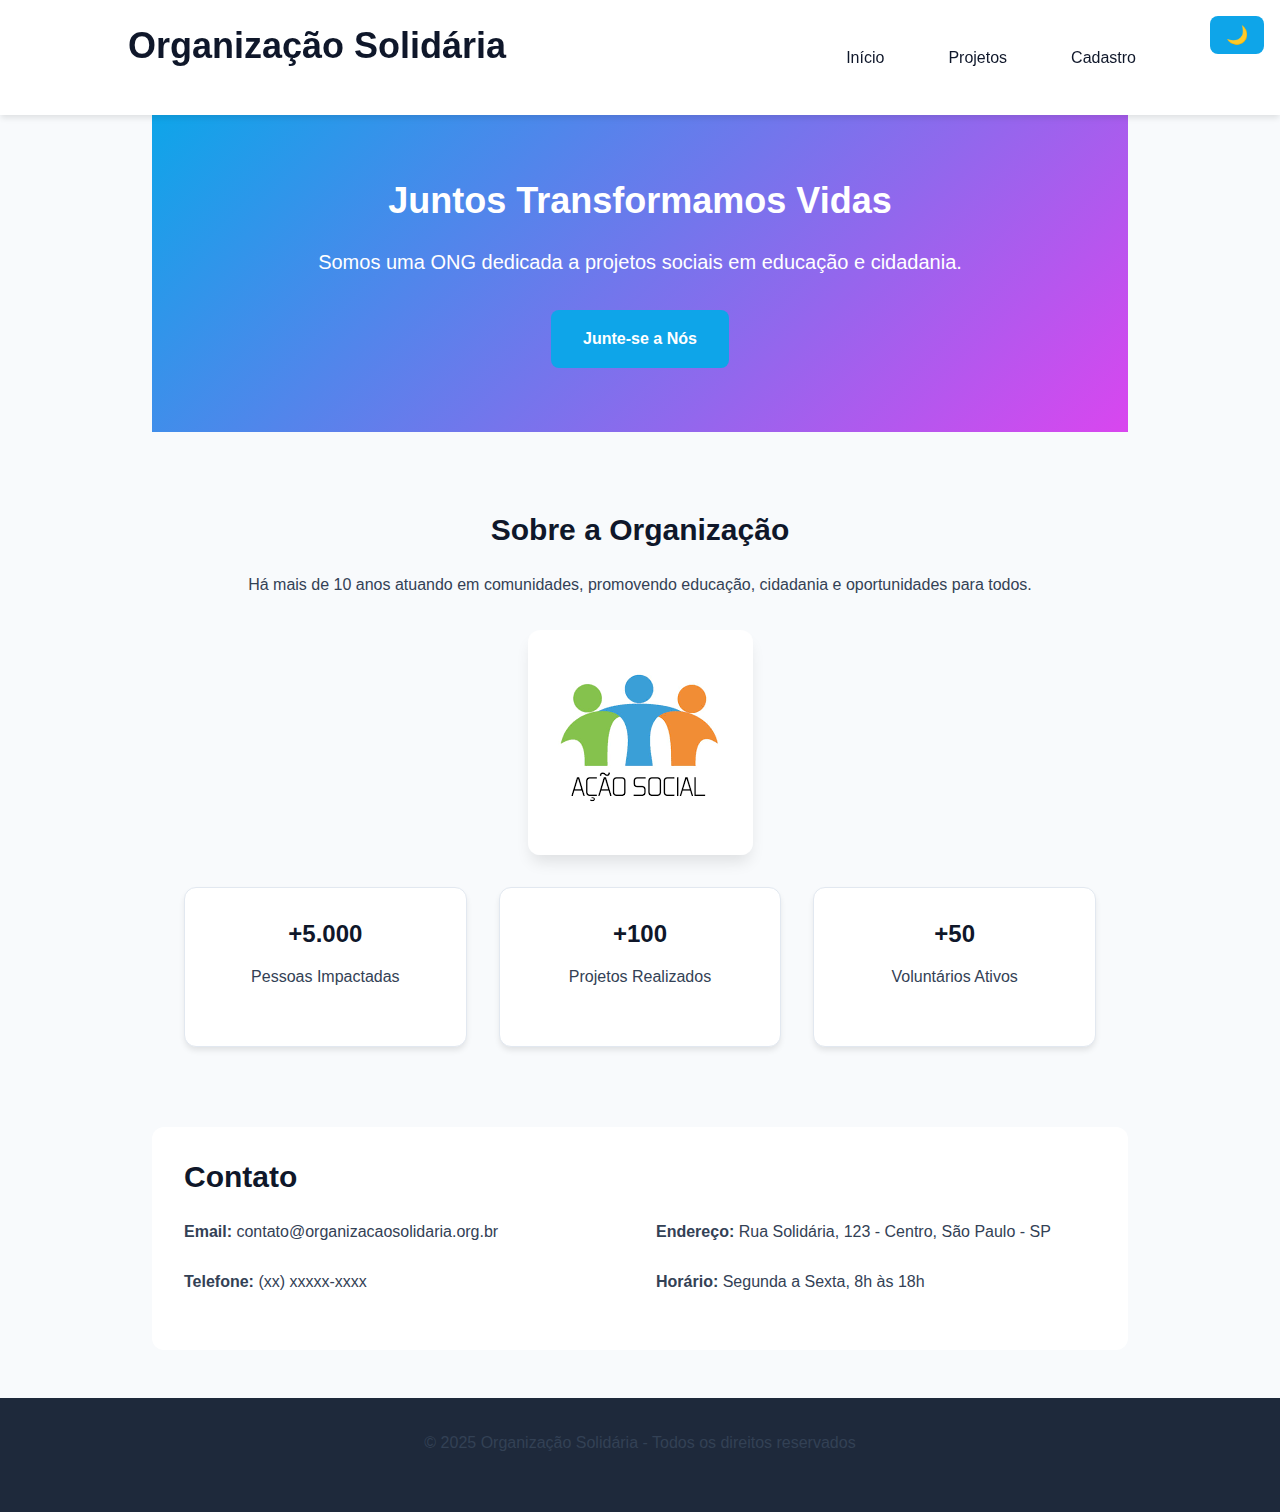
<file: projetoHTML5/index.html>
<!DOCTYPE html>
<html lang="pt-BR">
<head>
  <meta charset="UTF-8">
  <meta name="viewport" content="width=device-width, initial-scale=1.0">
  <title>Organização Solidária</title>
  
  <!-- CSS Gerais -->
  <link rel="stylesheet" href="assets/css/variables.css">
  <link rel="stylesheet" href="assets/css/base.css">
  <link rel="stylesheet" href="assets/css/layout.css">
  <link rel="stylesheet" href="assets/css/components.css">
  <link rel="stylesheet" href="assets/css/responsive.css">
  <link rel="stylesheet" href="assets/css/style.css">
</head>
<body>
  <!-- Header -->
  <header>
    <div class="container nav-container">
      <h1>Organização Solidária</h1>
      <button class="nav-toggle" aria-label="Abrir menu">
        <span class="hamburger"></span>
      </button>
      <nav class="nav-menu">
        <ul>
          <li><a href="index.html">Início</a></li>
          <li class="dropdown">
            <a href="projetos.html">Projetos</a>
            <ul class="dropdown-menu">
              <li><a href="projetos.html#voluntariado">Voluntariado</a></li>
              <li><a href="projetos.html#doacao">Como Doar</a></li>
            </ul>
          </li>
          <li><a href="cadastro.html">Cadastro</a></li>
        </ul>
      </nav>
    </div>
  </header>

  <!-- Botão modo escuro -->
  <button id="toggle-dark" title="Alternar modo escuro 🌙">🌙</button>

  <!-- Main Content -->
  <main class="container">
    <section class="hero">
      <h1>Juntos Transformamos Vidas</h1>
      <p>Somos uma ONG dedicada a projetos sociais em educação e cidadania.</p>
      <a href="cadastro.html" class="btn btn-primary">Junte-se a Nós</a>
    </section>

    <section class="sobre">
      <h2>Sobre a Organização</h2>
      <p>Há mais de 10 anos atuando em comunidades, promovendo educação, cidadania e oportunidades para todos.</p>
      <img src="assets/images/logo.png" alt="Logo da Organização">
      
      <div class="grid mt-4">
        <div class="col-4 col-md-6 col-sm-12">
          <div class="card text-center">
            <h3>+5.000</h3>
            <p>Pessoas Impactadas</p>
          </div>
        </div>
        <div class="col-4 col-md-6 col-sm-12">
          <div class="card text-center">
            <h3>+100</h3>
            <p>Projetos Realizados</p>
          </div>
        </div>
        <div class="col-4 col-md-6 col-sm-12">
          <div class="card text-center">
            <h3>+50</h3>
            <p>Voluntários Ativos</p>
          </div>
        </div>
      </div>
    </section>

    <section class="contato">
      <h2>Contato</h2>
      <div class="grid">
        <div class="col-6 col-md-12">
          <p><strong>Email:</strong> contato@organizacaosolidaria.org.br</p>
          <p><strong>Telefone:</strong> (xx) xxxxx-xxxx</p>
        </div>
        <div class="col-6 col-md-12">
          <p><strong>Endereço:</strong> Rua Solidária, 123 - Centro, São Paulo - SP</p>
          <p><strong>Horário:</strong> Segunda a Sexta, 8h às 18h</p>
        </div>
      </div>
    </section>
  </main>

  <!-- Footer -->
  <footer>
    <div class="container">
      <p>&copy; 2025 Organização Solidária - Todos os direitos reservados</p>
    </div>
  </footer>

  <!-- Scripts -->
  <script>
    // Modo Escuro
    const toggleButton = document.getElementById('toggle-dark');
    toggleButton.addEventListener('click', () => {
      document.body.classList.toggle('dark-mode');
      toggleButton.textContent = document.body.classList.contains('dark-mode') ? '☀️' : '🌙';
    });

    // Menu Hamburguer
    const navToggle = document.querySelector('.nav-toggle');
    const navMenu = document.querySelector('.nav-menu');

    navToggle.addEventListener('click', () => {
      navMenu.classList.toggle('active');
    });

    // Fechar menu ao clicar em um link
    document.querySelectorAll('.nav-menu a').forEach(link => {
      link.addEventListener('click', () => {
        navMenu.classList.remove('active');
      });
    });
  </script>
</body>
</html>
</file>
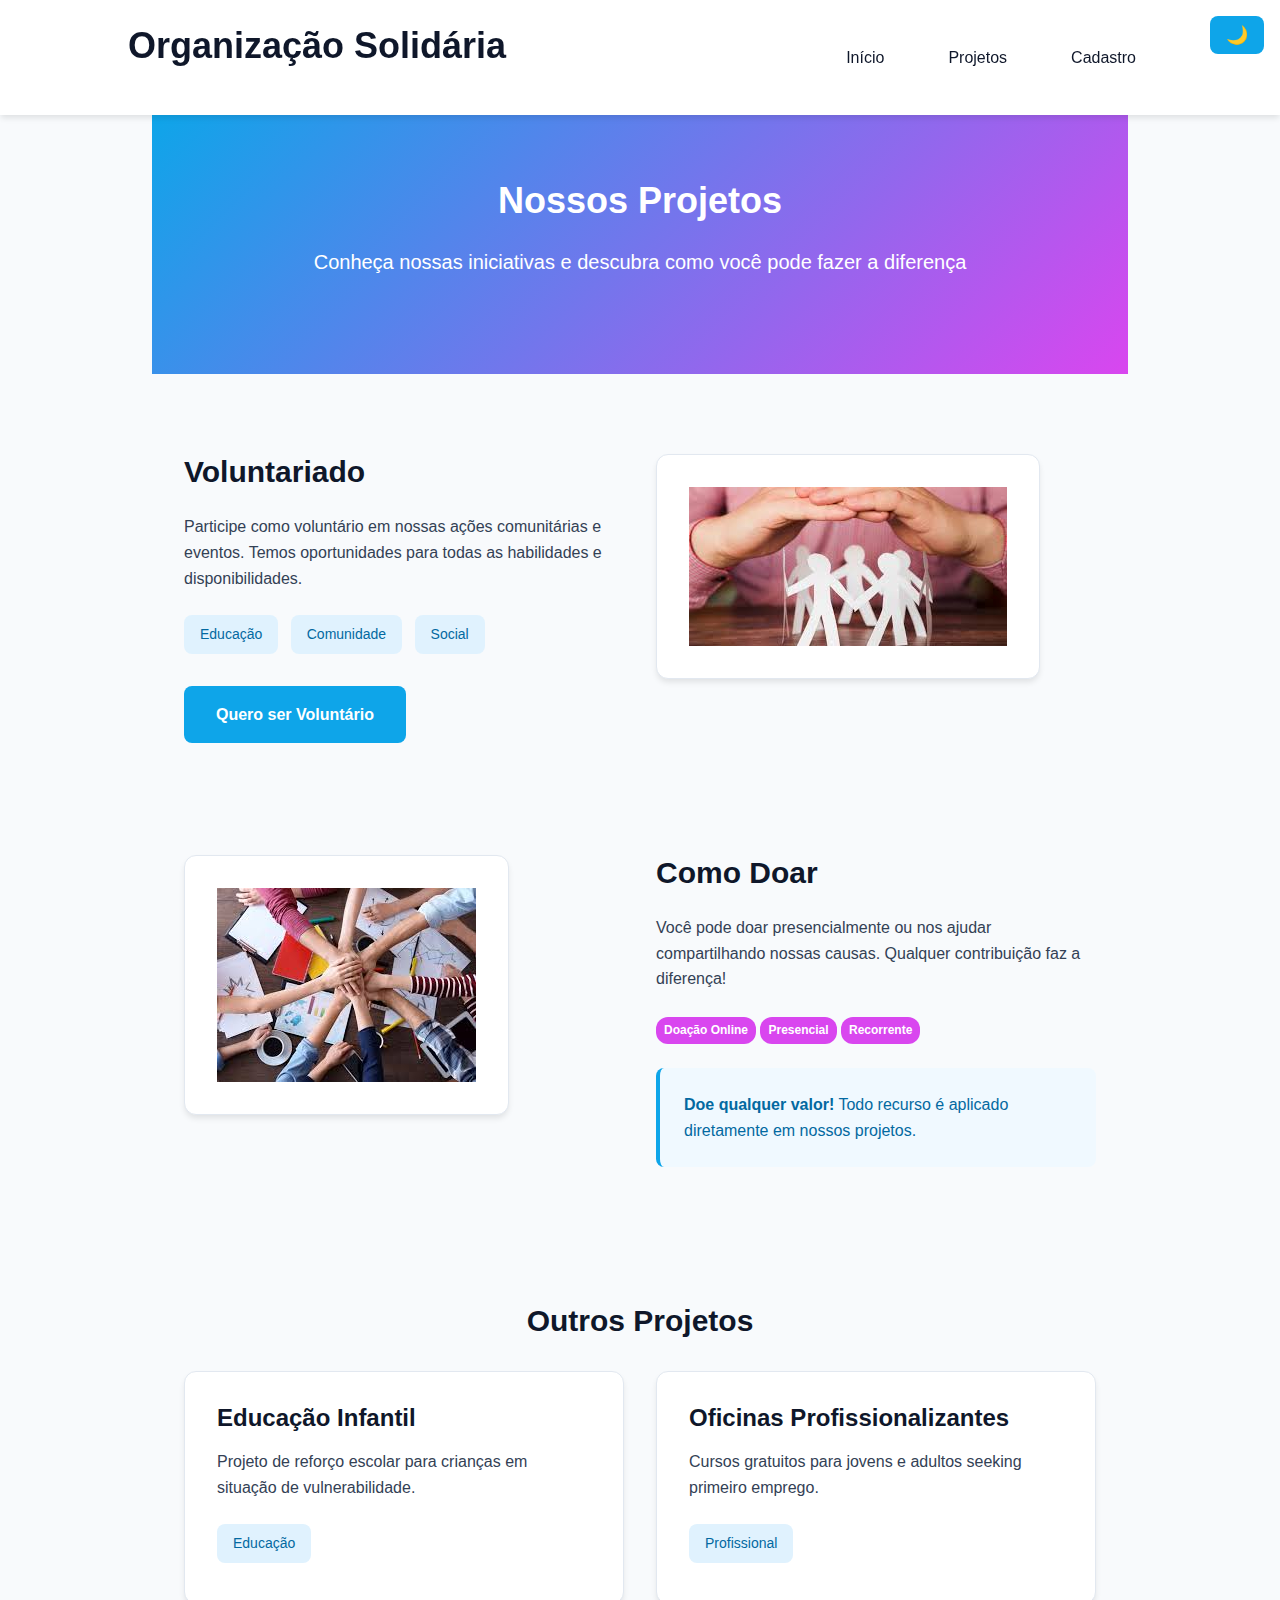
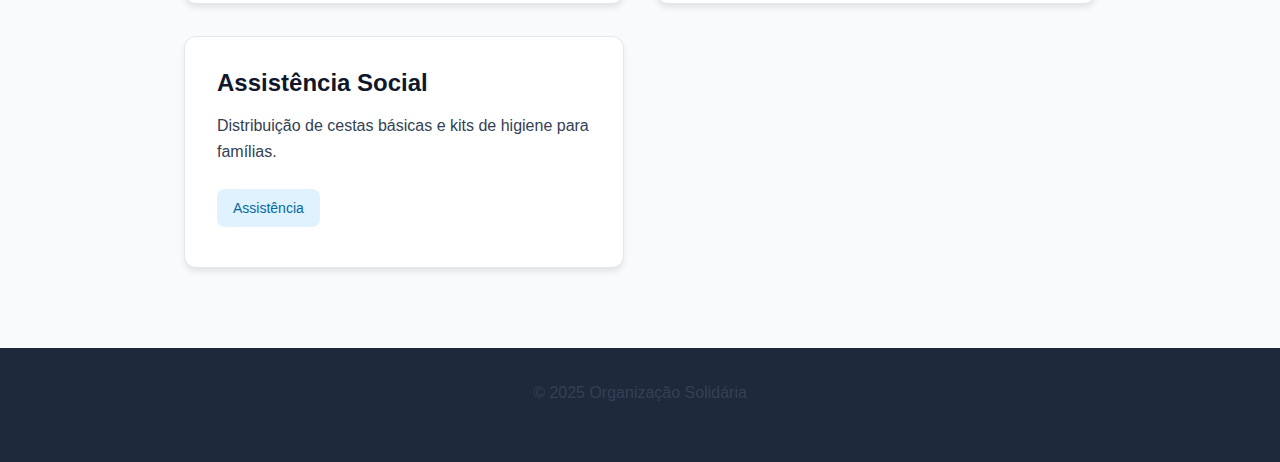
<file: projetoHTML5/projetos.html>
<!DOCTYPE html>
<html lang="pt-BR">
<head>
  <meta charset="UTF-8">
  <meta name="viewport" content="width=device-width, initial-scale=1.0">
  <title>Projetos Sociais - Organização Solidária</title>
  
  <!-- CSS modular -->
  <link rel="stylesheet" href="assets/css/variables.css">
  <link rel="stylesheet" href="assets/css/base.css">
  <link rel="stylesheet" href="assets/css/layout.css">
  <link rel="stylesheet" href="assets/css/components.css">
  <link rel="stylesheet" href="assets/css/responsive.css">
  <link rel="stylesheet" href="assets/css/style.css">
</head>
<body>
  <header>
    <div class="container nav-container">
      <h1>Organização Solidária</h1>
      <button class="nav-toggle" aria-label="Abrir menu">
        <span class="hamburger"></span>
      </button>
      <nav class="nav-menu">
        <ul>
          <li><a href="index.html">Início</a></li>
          <li class="dropdown">
            <a href="projetos.html">Projetos</a>
            <ul class="dropdown-menu">
              <li><a href="#voluntariado">Voluntariado</a></li>
              <li><a href="#doacao">Como Doar</a></li>
            </ul>
          </li>
          <li><a href="cadastro.html">Cadastro</a></li>
        </ul>
      </nav>
    </div>
  </header>

  <!-- Botão de modo escuro -->
  <button id="toggle-dark" title="Alternar modo escuro 🌙">🌙</button>

  <main class="container">
    <section class="hero">
      <h1>Nossos Projetos</h1>
      <p>Conheça nossas iniciativas e descubra como você pode fazer a diferença</p>
    </section>

    <section id="voluntariado">
      <div class="grid">
        <div class="col-6 col-md-12">
          <h2>Voluntariado</h2>
          <p>Participe como voluntário em nossas ações comunitárias e eventos. Temos oportunidades para todas as habilidades e disponibilidades.</p>
          <div class="mt-3">
            <span class="tag">Educação</span>
            <span class="tag">Comunidade</span>
            <span class="tag">Social</span>
          </div>
          <a href="cadastro.html" class="btn btn-primary mt-3">Quero ser Voluntário</a>
        </div>
        <div class="col-6 col-md-12">
          <img src="assets/images/voluntariados.png" alt="Voluntários trabalhando" class="card">
        </div>
      </div>
    </section>

    <section id="doacao">
      <div class="grid">
        <div class="col-6 col-md-12">
          <img src="assets/images/projeto1.png" alt="Ação social em andamento" class="card">
        </div>
        <div class="col-6 col-md-12">
          <h2>Como Doar</h2>
          <p>Você pode doar presencialmente ou nos ajudar compartilhando nossas causas. Qualquer contribuição faz a diferença!</p>
          <div class="mt-3">
            <span class="badge">Doação Online</span>
            <span class="badge">Presencial</span>
            <span class="badge">Recorrente</span>
          </div>
          <div class="alert alert-success mt-3">
            <strong>Doe qualquer valor!</strong> Todo recurso é aplicado diretamente em nossos projetos.
          </div>
        </div>
      </div>
    </section>

    <section>
      <h2 class="text-center">Outros Projetos</h2>
      <div class="projetos-grid">
        <div class="card">
          <h3>Educação Infantil</h3>
          <p>Projeto de reforço escolar para crianças em situação de vulnerabilidade.</p>
          <span class="tag">Educação</span>
        </div>
        <div class="card">
          <h3>Oficinas Profissionalizantes</h3>
          <p>Cursos gratuitos para jovens e adultos seeking primeiro emprego.</p>
          <span class="tag">Profissional</span>
        </div>
        <div class="card">
          <h3>Assistência Social</h3>
          <p>Distribuição de cestas básicas e kits de higiene para famílias.</p>
          <span class="tag">Assistência</span>
        </div>
      </div>
    </section>
  </main>

  <footer>
    <div class="container">
      <p>&copy; 2025 Organização Solidária</p>
    </div>
  </footer>

  <script>
    // Modo escuro
    const toggleButton = document.getElementById('toggle-dark');
    toggleButton.addEventListener('click', () => {
      document.body.classList.toggle('dark-mode');
      toggleButton.textContent = document.body.classList.contains('dark-mode') ? '☀️' : '🌙';
    });

    // Menu Hamburguer
    const navToggle = document.querySelector('.nav-toggle');
    const navMenu = document.querySelector('.nav-menu');

    navToggle.addEventListener('click', () => {
      navMenu.classList.toggle('active');
    });

    // Fechar menu ao clicar em um link
    document.querySelectorAll('.nav-menu a').forEach(link => {
      link.addEventListener('click', () => {
        navMenu.classList.remove('active');
      });
    });
  </script>
</body>
</html>
</file>
<file: projetoHTML5/assets/css/variables.css>
:root {
  /* ===== CORES PRIMÁRIAS ===== */
  --primary-50: #f0f9ff;
  --primary-100: #e0f2fe;
  --primary-200: #bae6fd;
  --primary-300: #7dd3fc;
  --primary-400: #38bdf8;
  --primary-500: #0ea5e9;
  --primary-600: #0284c7;
  --primary-700: #0369a1;
  --primary-800: #075985;
  
  /* ===== CORES SECUNDÁRIAS ===== */
  --secondary-50: #fdf4ff;
  --secondary-100: #fae8ff;
  --secondary-200: #f5d0fe;
  --secondary-300: #f0abfc;
  --secondary-400: #e879f9;
  --secondary-500: #d946ef;
  --secondary-600: #c026d3;
  --secondary-700: #a21caf;
  
  /* ===== CORES NEUTRAS ===== */
  --neutral-50: #f8fafc;
  --neutral-100: #f1f5f9;
  --neutral-200: #e2e8f0;
  --neutral-300: #cbd5e1;
  --neutral-400: #94a3b8;
  --neutral-500: #64748b;
  --neutral-600: #475569;
  --neutral-700: #334155;
  --neutral-800: #1e293b;
  --neutral-900: #0f172a;
  
  /* ===== TIPOGRAFIA ===== */
  --text-xs: 0.75rem;    /* 12px */
  --text-sm: 0.875rem;   /* 14px */
  --text-base: 1rem;     /* 16px */
  --text-lg: 1.125rem;   /* 18px */
  --text-xl: 1.25rem;    /* 20px */
  --text-2xl: 1.5rem;    /* 24px */
  --text-3xl: 1.875rem;  /* 30px */
  --text-4xl: 2.25rem;   /* 36px */
  
  /* ===== ESPAÇAMENTO MODULAR ===== */
  --space-1: 0.5rem;     /* 8px */
  --space-2: 1rem;       /* 16px */
  --space-3: 1.5rem;     /* 24px */
  --space-4: 2rem;       /* 32px */
  --space-6: 3rem;       /* 48px */
  --space-8: 4rem;       /* 64px */
  
  /* ===== BORDER RADIUS ===== */
  --radius-sm: 0.25rem;
  --radius-md: 0.5rem;
  --radius-lg: 0.75rem;
  
  /* ===== SOMBRAS ===== */
  --shadow-sm: 0 1px 2px 0 rgb(0 0 0 / 0.05);
  --shadow-md: 0 4px 6px -1px rgb(0 0 0 / 0.1);
  --shadow-lg: 0 10px 15px -3px rgb(0 0 0 / 0.1);
}

/* Modo Escuro */
.dark-mode {
  --bg-primary: var(--neutral-900);
  --bg-secondary: var(--neutral-800);
  --text-primary: var(--neutral-50);
  --text-secondary: var(--neutral-200);
}

/* Modo Claro */
:root {
  --bg-primary: var(--neutral-50);
  --bg-secondary: white;
  --text-primary: var(--neutral-900);
  --text-secondary: var(--neutral-700);
}
</file>
<file: projetoHTML5/assets/css/layout.css>
/* Sistema de Grid 12 colunas */
.grid {
  display: grid;
  grid-template-columns: repeat(12, 1fr);
  gap: var(--space-4);
  width: 100%;
}

.grid-2 { grid-template-columns: repeat(2, 1fr); }
.grid-3 { grid-template-columns: repeat(3, 1fr); }
.grid-4 { grid-template-columns: repeat(4, 1fr); }

/* Colunas */
.col-1 { grid-column: span 1; }
.col-2 { grid-column: span 2; }
.col-3 { grid-column: span 3; }
.col-4 { grid-column: span 4; }
.col-5 { grid-column: span 5; }
.col-6 { grid-column: span 6; }
.col-7 { grid-column: span 7; }
.col-8 { grid-column: span 8; }
.col-9 { grid-column: span 9; }
.col-10 { grid-column: span 10; }
.col-11 { grid-column: span 11; }
.col-12 { grid-column: span 12; }

/* Container */
.container {
  max-width: 1200px;
  margin: 0 auto;
  padding: 0 var(--space-3);
}

/* Header */
header {
  background: var(--bg-secondary);
  box-shadow: var(--shadow-md);
  position: sticky;
  top: 0;
  z-index: 100;
}

.nav-container {
  display: flex;
  justify-content: space-between;
  align-items: center;
  padding: var(--space-3) 0;
}

/* Main */
main {
  min-height: 80vh;
  padding: var(--space-6) 0;
}

/* Sections */
section {
  margin-bottom: var(--space-6);
  padding: var(--space-4);
}

/* Footer */
footer {
  background: var(--neutral-800);
  color: white;
  text-align: center;
  padding: var(--space-4);
  margin-top: var(--space-6);
}

.dark-mode footer {
  background: var(--neutral-900);
}
</file>
<file: projetoHTML5/assets/css/components.css>
/* ===== NAVEGAÇÃO ===== */
.nav-menu ul {
  display: flex;
  list-style: none;
  gap: var(--space-4);
  margin: 0;
  padding: 0;
}

.nav-menu a {
  color: var(--text-primary);
  font-weight: 500;
  padding: var(--space-1) var(--space-2);
  border-radius: var(--radius-md);
  transition: all 0.3s ease;
}

.nav-menu a:hover {
  background: var(--primary-50);
  color: var(--primary-600);
}

.dark-mode .nav-menu a:hover {
  background: var(--neutral-800);
}

/* Dropdown */
.dropdown {
  position: relative;
}

.dropdown-menu {
  position: absolute;
  top: 100%;
  left: 0;
  background: var(--bg-secondary);
  min-width: 200px;
  box-shadow: var(--shadow-lg);
  border-radius: var(--radius-md);
  opacity: 0;
  visibility: hidden;
  transform: translateY(-10px);
  transition: all 0.3s ease;
  z-index: 100;
}

.dropdown:hover .dropdown-menu {
  opacity: 1;
  visibility: visible;
  transform: translateY(0);
}

.dropdown-menu li {
  width: 100%;
}

.dropdown-menu a {
  display: block;
  padding: var(--space-2);
  border-bottom: 1px solid var(--neutral-200);
}

.dropdown-menu a:hover {
  background: var(--primary-50);
}

.dark-mode .dropdown-menu a:hover {
  background: var(--neutral-800);
}

/* Menu Hamburguer */
.nav-toggle {
  display: none;
  background: none;
  border: none;
  cursor: pointer;
  padding: var(--space-1);
  flex-direction: column;
  gap: 4px;
}

.hamburger {
  display: block;
  width: 25px;
  height: 3px;
  background: var(--text-primary);
  border-radius: 2px;
  transition: all 0.3s ease;
}

/* ===== CARDS ===== */
.card {
  background: var(--bg-secondary);
  border-radius: var(--radius-lg);
  padding: var(--space-4);
  box-shadow: var(--shadow-md);
  transition: all 0.3s ease;
  border: 1px solid var(--neutral-200);
}

.card:hover {
  transform: translateY(-4px);
  box-shadow: var(--shadow-lg);
}

.card img {
  border-radius: var(--radius-md);
  margin-bottom: var(--space-3);
}

.card h3 {
  color: var(--text-primary);
  margin-bottom: var(--space-2);
}

.card p {
  color: var(--text-secondary);
  margin-bottom: var(--space-3);
}

/* ===== BOTÕES ===== */
.btn {
  display: inline-flex;
  align-items: center;
  justify-content: center;
  padding: var(--space-2) var(--space-4);
  border: none;
  border-radius: var(--radius-md);
  font-weight: 600;
  text-decoration: none;
  cursor: pointer;
  transition: all 0.3s ease;
  font-size: var(--text-base);
}

.btn-primary {
  background: var(--primary-500);
  color: white;
}

.btn-primary:hover {
  background: var(--primary-600);
  transform: translateY(-2px);
}

.btn-primary:focus {
  outline: 2px solid var(--primary-200);
  outline-offset: 2px;
}

.btn-primary:active {
  transform: translateY(0);
}

.btn-primary:disabled {
  background: var(--neutral-400);
  cursor: not-allowed;
  transform: none;
}

.btn-secondary {
  background: var(--secondary-500);
  color: white;
}

.btn-secondary:hover {
  background: var(--secondary-600);
}

/* ===== FORMULÁRIOS ===== */
form {
  max-width: 600px;
  margin: 0 auto;
}

fieldset {
  border: 2px solid var(--neutral-200);
  border-radius: var(--radius-lg);
  padding: var(--space-4);
  margin-bottom: var(--space-4);
}

legend {
  font-weight: 600;
  color: var(--text-primary);
  padding: 0 var(--space-2);
}

label {
  display: block;
  margin-bottom: var(--space-1);
  font-weight: 500;
  color: var(--text-primary);
}

input, select, textarea {
  width: 100%;
  padding: var(--space-2);
  border: 2px solid var(--neutral-300);
  border-radius: var(--radius-md);
  font-size: var(--text-base);
  transition: all 0.3s ease;
  background: var(--bg-secondary);
  color: var(--text-primary);
}

input:focus, select:focus, textarea:focus {
  outline: none;
  border-color: var(--primary-500);
  box-shadow: 0 0 0 3px var(--primary-100);
}

input:hover {
  transform: scale(1.02);
  border-color: var(--primary-300);
}

/* ===== TAGS E EMBLEMAS ===== */
.tag {
  display: inline-block;
  padding: var(--space-1) var(--space-2);
  background: var(--primary-100);
  color: var(--primary-700);
  border-radius: var(--radius-md);
  font-size: var(--text-sm);
  font-weight: 500;
  margin-right: var(--space-1);
  margin-bottom: var(--space-1);
}

.badge {
  display: inline-flex;
  align-items: center;
  padding: 4px 8px;
  background: var(--secondary-500);
  color: white;
  border-radius: 12px;
  font-size: var(--text-xs);
  font-weight: 600;
}

/* ===== ALERTAS ===== */
.alert {
  padding: var(--space-3);
  border-radius: var(--radius-md);
  margin-bottom: var(--space-3);
  border-left: 4px solid;
}

.alert-success {
  background: var(--primary-50);
  border-color: var(--primary-500);
  color: var(--primary-700);
}

.alert-error {
  background: #fef2f2;
  border-color: #dc2626;
  color: #dc2626;
}

.dark-mode .alert-success {
  background: var(--neutral-800);
}

.dark-mode .alert-error {
  background: #7f1d1d;
}
</file>
<file: projetoHTML5/assets/css/responsive.css>
/* ===== BREAKPOINTS ===== */

/* Tablet: 768px - 1023px */
@media (max-width: 1023px) {
  .container {
    padding: 0 var(--space-3);
  }
  
  .grid {
    grid-template-columns: repeat(8, 1fr);
    gap: var(--space-3);
  }
  
  h1 { font-size: var(--text-3xl); }
  h2 { font-size: var(--text-2xl); }
  
  .nav-menu {
    position: fixed;
    top: 0;
    left: -100%;
    width: 80%;
    height: 100vh;
    background: var(--bg-secondary);
    box-shadow: var(--shadow-lg);
    transition: left 0.3s ease;
    z-index: 99;
    padding: var(--space-8) var(--space-4);
  }
  
  .nav-menu.active {
    left: 0;
  }
  
  .nav-menu ul {
    flex-direction: column;
    gap: var(--space-3);
  }
  
  .nav-toggle {
    display: flex;
  }
  
  .dropdown-menu {
    position: static;
    opacity: 1;
    visibility: visible;
    transform: none;
    box-shadow: none;
    background: transparent;
  }
}

/* Mobile Large: 481px - 767px */
@media (max-width: 767px) {
  .grid {
    grid-template-columns: repeat(6, 1fr);
    gap: var(--space-2);
  }
  
  .container {
    padding: 0 var(--space-2);
  }
  
  h1 { font-size: var(--text-2xl); }
  h2 { font-size: var(--text-xl); }
  
  section {
    padding: var(--space-2);
  }
  
  .card {
    padding: var(--space-3);
  }
  
  .btn {
    width: 100%;
    justify-content: center;
  }
}

/* Mobile Small: 320px - 480px */
@media (max-width: 480px) {
  .grid {
    grid-template-columns: repeat(4, 1fr);
    gap: var(--space-2);
  }
  
  h1 { font-size: var(--text-xl); }
  h2 { font-size: var(--text-lg); }
  
  .nav-container h1 {
    font-size: var(--text-lg);
  }
  
  fieldset {
    padding: var(--space-2);
  }
  
  #toggle-dark {
    top: var(--space-1);
    right: var(--space-1);
    padding: 6px 10px;
  }
}

/* Desktop Large: 1024px - 1439px */
@media (min-width: 1024px) and (max-width: 1439px) {
  .container {
    max-width: 1024px;
  }
}

/* Desktop XL: 1440px+ */
@media (min-width: 1440px) {
  .container {
    max-width: 1400px;
  }
}

/* Orientação Landscape Mobile */
@media (max-height: 500px) and (orientation: landscape) {
  .nav-menu {
    padding-top: var(--space-4);
  }
  
  .nav-menu ul {
    gap: var(--space-2);
  }
}
</file>
<file: projetoHTML5/assets/css/style.css>
/* Estilos Específicos da Aplicação */

/* Hero Section */
.hero {
  text-align: center;
  padding: var(--space-8) 0;
  background: linear-gradient(135deg, var(--primary-500) 0%, var(--secondary-500) 100%);
  color: white;
  margin-bottom: var(--space-6);
}

.hero h1 {
  color: white;
  margin-bottom: var(--space-3);
}

.hero p {
  color: white;
  font-size: var(--text-xl);
  margin-bottom: var(--space-4);
}

/* Sobre Section */
.sobre {
  text-align: center;
}

.sobre img {
  max-width: 300px;
  margin: var(--space-4) auto;
  border-radius: var(--radius-lg);
  box-shadow: var(--shadow-lg);
}

/* Contato Section */
.contato {
  background: var(--bg-secondary);
  border-radius: var(--radius-lg);
  margin: var(--space-6) auto;
}

/* Projetos Grid */
.projetos-grid {
  display: grid;
  grid-template-columns: repeat(auto-fit, minmax(300px, 1fr));
  gap: var(--space-4);
  margin-top: var(--space-4);
}

/* Formulário de Cadastro */
form button[type="submit"] {
  width: 100%;
  margin-top: var(--space-4);
  font-size: var(--text-lg);
  padding: var(--space-3);
}

/* Utilitários */
.text-center { text-align: center; }
.text-left { text-align: left; }
.text-right { text-align: right; }

.mt-1 { margin-top: var(--space-1); }
.mt-2 { margin-top: var(--space-2); }
.mt-3 { margin-top: var(--space-3); }
.mt-4 { margin-top: var(--space-4); }

.mb-1 { margin-bottom: var(--space-1); }
.mb-2 { margin-bottom: var(--space-2); }
.mb-3 { margin-bottom: var(--space-3); }
.mb-4 { margin-bottom: var(--space-4); }

.p-1 { padding: var(--space-1); }
.p-2 { padding: var(--space-2); }
.p-3 { padding: var(--space-3); }
.p-4 { padding: var(--space-4); }
</file>
<file: projetoHTML5/assets/css/base.css>
/* Reset e Base */
* {
  margin: 0;
  padding: 0;
  box-sizing: border-box;
}

html {
  scroll-behavior: smooth;
}

body {
  font-family: 'Segoe UI', Tahoma, Geneva, Verdana, sans-serif;
  line-height: 1.6;
  color: var(--text-primary);
  background-color: var(--bg-primary);
  transition: all 0.3s ease;
}

/* Tipografia */
h1, h2, h3, h4, h5, h6 {
  font-weight: 700;
  line-height: 1.2;
  margin-bottom: var(--space-3);
  color: var(--text-primary);
}

h1 { font-size: var(--text-4xl); }
h2 { font-size: var(--text-3xl); }
h3 { font-size: var(--text-2xl); }
h4 { font-size: var(--text-xl); }
h5 { font-size: var(--text-lg); }
h6 { font-size: var(--text-base); }

p {
  margin-bottom: var(--space-3);
  color: var(--text-secondary);
}

/* Links */
a {
  color: var(--primary-600);
  text-decoration: none;
  transition: color 0.3s ease;
}

a:hover {
  color: var(--primary-700);
}

/* Listas */
ul, ol {
  margin-bottom: var(--space-3);
  padding-left: var(--space-4);
}

/* Imagens */
img {
  max-width: 100%;
  height: auto;
  display: block;
}

/* Botão Modo Escuro */
#toggle-dark {
  position: fixed;
  top: var(--space-2);
  right: var(--space-2);
  padding: var(--space-1) var(--space-2);
  background: var(--primary-500);
  color: white;
  border: none;
  border-radius: var(--radius-md);
  cursor: pointer;
  z-index: 1000;
  font-size: var(--text-lg);
  transition: all 0.3s ease;
}

#toggle-dark:hover {
  background: var(--primary-600);
  transform: scale(1.1);
}
</file>
